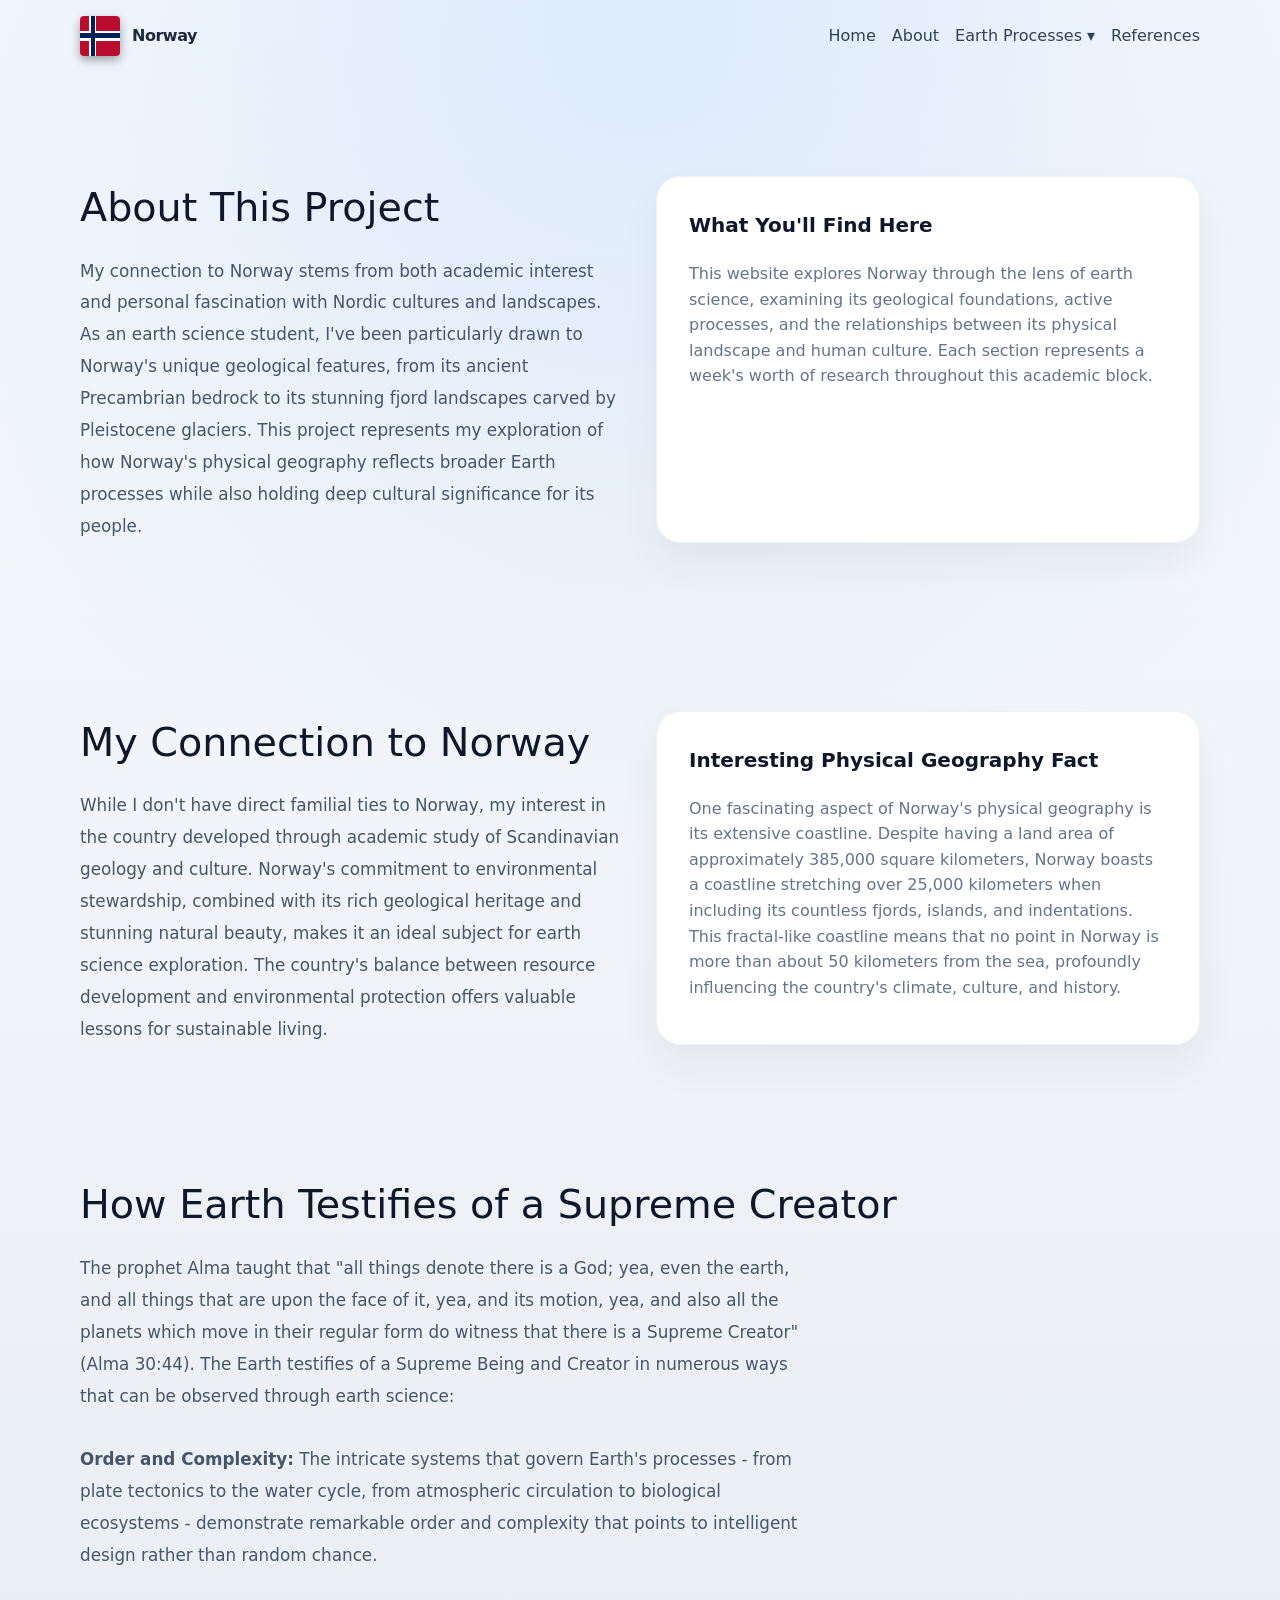
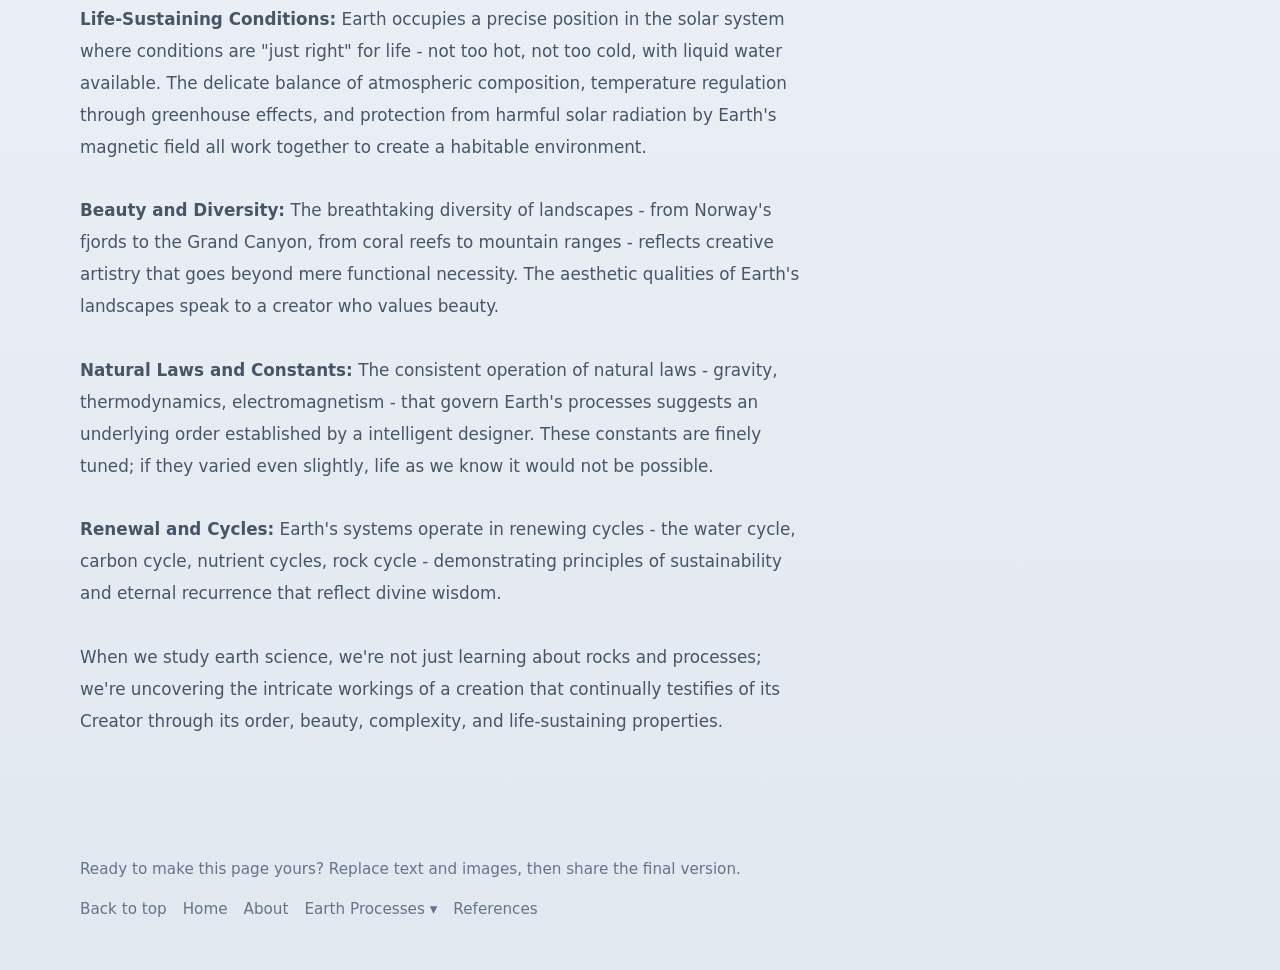
<file: about.html>
<!DOCTYPE html>
<html lang="en">
<head>
  <meta charset="UTF-8" />
  <meta name="viewport" content="width=device-width, initial-scale=1.0" />
  <title>Norway - About | Earth Science Project</title>
  <meta name="description" content="About page for Norway earth science project" />
  <link rel="stylesheet" href="styles.css" />
</head>
<body>
    <header class="header container">
      <a href="index.html" class="brand">
        <div class="flag">
          <div class="slice"></div>
          <div class="slice"></div>
          <div class="slice"></div>
          <div class="slice"></div>
          <div class="slice"></div>
          <div class="slice"></div>
          <div class="slice"></div>
          <div class="slice"></div>
          <div class="slice"></div>
          <div class="slice"></div>
        </div>
        <span>Norway</span>
      </a>
      <nav class="nav-links" aria-label="Primary navigation">
        <a class="nav-link" href="index.html">Home</a>
        <a class="nav-link" href="about.html">About</a>
        <a class="nav-link" href="#" id="earth-processes-link">Earth Processes ▾</a>
        <a class="nav-link" href="references.html">References</a>
      </nav>
    </header>

  <main class="container">
    <section id="about" class="section">
      <div class="grid-2">
        <div>
          <p class="section-title">About This Project</p>
          <p class="section-copy">
            My connection to Norway stems from both academic interest and personal fascination with Nordic cultures and landscapes. As an earth science student, I've been particularly drawn to Norway's unique geological features, from its ancient Precambrian bedrock to its stunning fjord landscapes carved by Pleistocene glaciers. This project represents my exploration of how Norway's physical geography reflects broader Earth processes while also holding deep cultural significance for its people.
          </p>
        </div>
        <div class="info-card">
          <h3>What You'll Find Here</h3>
          <p>This website explores Norway through the lens of earth science, examining its geological foundations, active processes, and the relationships between its physical landscape and human culture. Each section represents a week's worth of research throughout this academic block.</p>
        </div>
      </div>
    </section>

    <section class="section">
      <div class="grid-2">
        <div>
          <p class="section-title">My Connection to Norway</p>
          <p class="section-copy">
            While I don't have direct familial ties to Norway, my interest in the country developed through academic study of Scandinavian geology and culture. Norway's commitment to environmental stewardship, combined with its rich geological heritage and stunning natural beauty, makes it an ideal subject for earth science exploration. The country's balance between resource development and environmental protection offers valuable lessons for sustainable living.
          </p>
        </div>
        <div class="info-card">
          <h3>Interesting Physical Geography Fact</h3>
          <p>One fascinating aspect of Norway's physical geography is its extensive coastline. Despite having a land area of approximately 385,000 square kilometers, Norway boasts a coastline stretching over 25,000 kilometers when including its countless fjords, islands, and indentations. This fractal-like coastline means that no point in Norway is more than about 50 kilometers from the sea, profoundly influencing the country's climate, culture, and history.</p>
        </div>
      </div>
    </section>

    <section class="section">
      <p class="section-title">How Earth Testifies of a Supreme Creator</p>
      <p class="section-copy">
        The prophet Alma taught that "all things denote there is a God; yea, even the earth, and all things that are upon the face of it, yea, and its motion, yea, and also all the planets which move in their regular form do witness that there is a Supreme Creator" (Alma 30:44). The Earth testifies of a Supreme Being and Creator in numerous ways that can be observed through earth science:
        
        <br><br>
        <strong>Order and Complexity:</strong> The intricate systems that govern Earth's processes - from plate tectonics to the water cycle, from atmospheric circulation to biological ecosystems - demonstrate remarkable order and complexity that points to intelligent design rather than random chance.
        
        <br><br>
        <strong>Life-Sustaining Conditions:</strong> Earth occupies a precise position in the solar system where conditions are "just right" for life - not too hot, not too cold, with liquid water available. The delicate balance of atmospheric composition, temperature regulation through greenhouse effects, and protection from harmful solar radiation by Earth's magnetic field all work together to create a habitable environment.
        
        <br><br>
        <strong>Beauty and Diversity:</strong> The breathtaking diversity of landscapes - from Norway's fjords to the Grand Canyon, from coral reefs to mountain ranges - reflects creative artistry that goes beyond mere functional necessity. The aesthetic qualities of Earth's landscapes speak to a creator who values beauty.
        
        <br><br>
        <strong>Natural Laws and Constants:</strong> The consistent operation of natural laws - gravity, thermodynamics, electromagnetism - that govern Earth's processes suggests an underlying order established by a intelligent designer. These constants are finely tuned; if they varied even slightly, life as we know it would not be possible.
        
        <br><br>
        <strong>Renewal and Cycles:</strong> Earth's systems operate in renewing cycles - the water cycle, carbon cycle, nutrient cycles, rock cycle - demonstrating principles of sustainability and eternal recurrence that reflect divine wisdom.
        
        <br><br>
        When we study earth science, we're not just learning about rocks and processes; we're uncovering the intricate workings of a creation that continually testifies of its Creator through its order, beauty, complexity, and life-sustaining properties.
      </p>
    </section>
  </main>

  <footer class="footer container" id="contact">
    <p>Ready to make this page yours? Replace text and images, then share the final version.</p>
    <div class="footer-nav">
      <a href="index.html">Back to top</a>
      <a href="index.html">Home</a>
      <a href="about.html">About</a>
      <a href="#" id="footer-earth-processes">Earth Processes ▾</a>
      <a href="references.html">References</a>
    </div>
  </footer>
  <script src="script.js" defer></script>
</body>
</html>
</file>
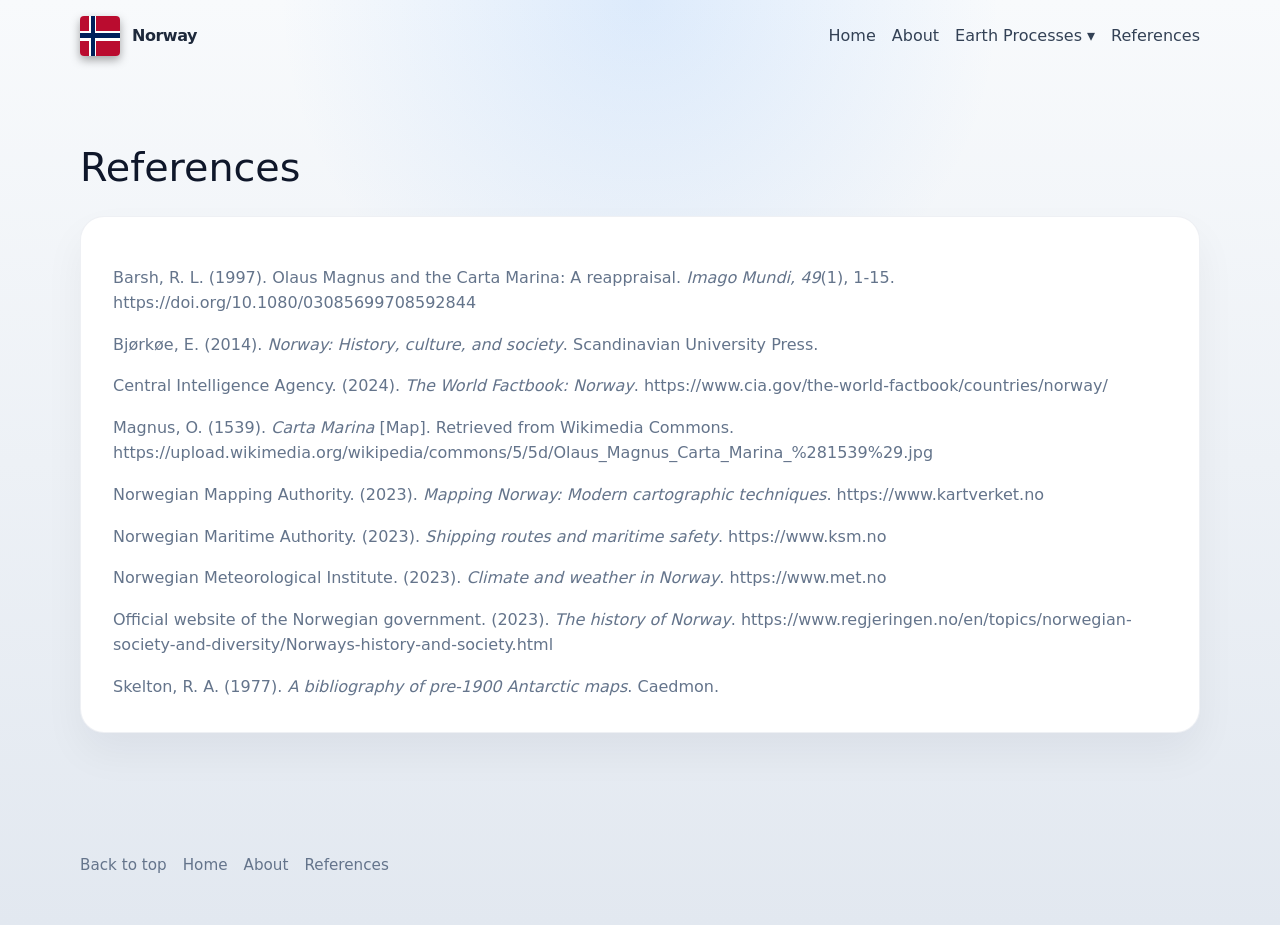
<file: references.html>
<!DOCTYPE html>
<html lang="en">
<head>
  <meta charset="UTF-8" />
  <meta name="viewport" content="width=device-width, initial-scale=1.0" />
  <title>Norway - References | Earth Science Project</title>
  <meta name="description" content="References page for Norway earth science project" />
  <link rel="stylesheet" href="styles.css" />
</head>
<body>
  <header class="header container">
    <a href="index.html" class="brand">
      <div class="flag">
          <div class="slice"></div>
          <div class="slice"></div>
          <div class="slice"></div>
          <div class="slice"></div>
          <div class="slice"></div>
          <div class="slice"></div>
          <div class="slice"></div>
          <div class="slice"></div>
          <div class="slice"></div>
          <div class="slice"></div>
        </div>
      <span>Norway</span>
    </a>
    <nav class="nav-links" aria-label="Primary navigation">
      <a class="nav-link" href="index.html">Home</a>
      <a class="nav-link" href="about.html">About</a>
      <a class="nav-link" href="#" id="earth-processes-link">Earth Processes ▾</a>
      <a class="nav-link" href="references.html">References</a>
    </nav>
  </header>

  <main class="container">
    <section class="section">
      <p class="section-title">References</p>

      <div class="info-card">
        <p>
          Barsh, R. L. (1997). Olaus Magnus and the Carta Marina: A reappraisal. <em>Imago Mundi, 49</em>(1), 1-15. https://doi.org/10.1080/03085699708592844
        </p>
        <p>
          Bjørkøe, E. (2014). <em>Norway: History, culture, and society</em>. Scandinavian University Press.
        </p>
        <p>
          Central Intelligence Agency. (2024). <em>The World Factbook: Norway</em>. https://www.cia.gov/the-world-factbook/countries/norway/
        </p>
        <p>
          Magnus, O. (1539). <em>Carta Marina</em> [Map]. Retrieved from Wikimedia Commons. https://upload.wikimedia.org/wikipedia/commons/5/5d/Olaus_Magnus_Carta_Marina_%281539%29.jpg
        </p>
        <p>
          Norwegian Mapping Authority. (2023). <em>Mapping Norway: Modern cartographic techniques</em>. https://www.kartverket.no
        </p>
        <p>
          Norwegian Maritime Authority. (2023). <em>Shipping routes and maritime safety</em>. https://www.ksm.no
        </p>
        <p>
          Norwegian Meteorological Institute. (2023). <em>Climate and weather in Norway</em>. https://www.met.no
        </p>
        <p>
          Official website of the Norwegian government. (2023). <em>The history of Norway</em>. https://www.regjeringen.no/en/topics/norwegian-society-and-diversity/Norways-history-and-society.html
        </p>
        <p>
          Skelton, R. A. (1977). <em>A bibliography of pre-1900 Antarctic maps</em>. Caedmon.
        </p>
      </div>
    </section>
  </main>

  <footer class="footer container" id="contact">
    <div class="footer-nav">
      <a href="index.html">Back to top</a>
      <a href="index.html">Home</a>
      <a href="about.html">About</a>
      <a href="references.html">References</a>
    </div>
  </footer>
  <script src="script.js" defer></script>
</body>
</html>
</file>
<file: styles.css>
:root {
  color-scheme: light;
  font-family:
    Inter,
    system-ui,
    -apple-system,
    BlinkMacSystemFont,
    "Segoe UI",
    sans-serif;
  font-size: 16px;
  line-height: 1.6;
  color: #0f172a;
  background: #eef2ff;
  accent-color: #2563eb;
}

* {
  box-sizing: border-box;
}

html {
  scroll-behavior: smooth;
}

body {
  margin: 0;
  min-height: 100vh;
  background:
    radial-gradient(circle at top, rgba(96, 165, 250, 0.18), transparent 32%),
    linear-gradient(180deg, #f8fafc 0%, #e2e8f0 100%);
}

img {
  max-width: 100%;
  display: block;
}

a {
  color: inherit;
  text-decoration: none;
}

.container {
  width: min(1120px, 100% - 2rem);
  margin: 0 auto;
}

.header {
  display: flex;
  align-items: center;
  justify-content: space-between;
  padding: 1rem 0;
}

.brand {
  display: inline-flex;
  align-items: center;
  gap: 0.75rem;
  font-weight: 700;
  letter-spacing: -0.03em;
  color: #1e293b;
}

.brand-mark {
  width: 2.1rem;
  height: 2.1rem;
  border-radius: 0.9rem;
  background: linear-gradient(135deg, #2563eb, #8b5cf6);
  display: grid;
  place-items: center;
  color: white;
  font-weight: 900;
  font-size: 0.95rem;
}

.nav-links {
  display: flex;
  gap: 1rem;
  flex-wrap: wrap;
  justify-content: flex-end;
  align-items: center;
}

.nav-link {
  color: #334155;
  font-weight: 500;
}

.nav-link:hover {
  color: #1d4ed8;
}

.button,
.button-secondary {
  border: none;
  border-radius: 999px;
  padding: 0.95rem 1.7rem;
  font-weight: 700;
  cursor: pointer;
  transition:
    transform 0.2s ease,
    box-shadow 0.2s ease,
    background-color 0.2s ease;
}

.button {
  background: #2563eb;
  color: white;
  box-shadow: 0 16px 40px rgba(37, 99, 235, 0.2);
}

.button-secondary {
  background: rgba(255, 255, 255, 0.9);
  color: #334155;
  border: 1px solid rgba(148, 163, 184, 0.35);
}

.button:hover,
.button-secondary:hover {
  transform: translateY(-1px);
}

.hero {
  display: grid;
  grid-template-columns: 1.1fr 0.9fr;
  align-items: center;
  gap: 3rem;
  min-height: calc(100vh - 96px);
  padding: 2rem 0 4rem;
}

.hero-copy {
  max-width: 640px;
}

.eyebrow {
  display: inline-flex;
  align-items: center;
  gap: 0.5rem;
  margin-bottom: 1.5rem;
  font-size: 0.95rem;
  font-weight: 700;
  letter-spacing: 0.08em;
  text-transform: uppercase;
  color: #2563eb;
}

.hero-title {
  margin: 0;
  font-size: clamp(2.85rem, 4vw, 4.5rem);
  line-height: 0.95;
  letter-spacing: -0.06em;
  color: #0f172a;
}

.hero-text {
  margin: 1.5rem 0 2.5rem;
  max-width: 42rem;
  color: #475569;
  font-size: 1.1rem;
}

.hero-actions {
  display: flex;
  flex-wrap: wrap;
  gap: 1rem;
  align-items: center;
}

.hero-visual {
  position: relative;
  padding: 1rem;
  border-radius: 2rem;
  background: linear-gradient(
    180deg,
    rgba(59, 130, 246, 0.14),
    rgba(56, 189, 248, 0.08)
  );
  box-shadow: inset 0 20px 60px rgba(15, 23, 42, 0.04);
}

.hero-image {
  width: 100%;
  border-radius: 1.75rem;
  object-fit: cover;
  aspect-ratio: 4 / 5;
  background: #fff;
}

.feature-list {
  display: grid;
  grid-template-columns: repeat(3, minmax(0, 1fr));
  gap: 1rem;
  margin-top: 2rem;
}

.feature-card {
  padding: 1.4rem;
  border-radius: 1.4rem;
  background: white;
  border: 1px solid rgba(148, 163, 184, 0.16);
  box-shadow: 0 10px 30px rgba(15, 23, 42, 0.04);
}

.feature-card h3 {
  margin: 0 0 0.75rem;
  font-size: 1.05rem;
  color: #0f172a;
}

.feature-card p {
  margin: 0;
  color: #64748b;
  font-size: 0.98rem;
  line-height: 1.65;
}

.feature-image {
  width: 100%;
  height: 200px;
  object-fit: cover;
  border-radius: 0.75rem;
  margin-bottom: 0.75rem;
}

.section {
  padding: 4rem 0;
}

.section-title {
  margin: 0 0 1rem;
  font-size: clamp(2rem, 3.1vw, 3rem);
  color: #0f172a;
}

.section-copy {
  margin: 0;
  max-width: 720px;
  color: #475569;
  font-size: 1.05rem;
  line-height: 1.9;
}

.grid-2 {
  display: grid;
  grid-template-columns: repeat(2, minmax(0, 1fr));
  gap: 2rem;
  margin-top: 2.5rem;
}

.info-card {
  background: #ffffff;
  border-radius: 1.5rem;
  padding: 2rem;
  border: 1px solid rgba(148, 163, 184, 0.16);
  box-shadow: 0 20px 40px rgba(15, 23, 42, 0.05);
}

.info-card h3 {
  margin-top: 0;
  font-size: 1.25rem;
  color: #0f172a;
}

.info-card p {
  margin: 1rem 0 0;
  color: #64748b;
}

.testimonial-grid {
  display: grid;
  grid-template-columns: repeat(3, minmax(0, 1fr));
  gap: 1.5rem;
  margin-top: 2rem;
}

.testimonial {
  background: rgba(59, 130, 246, 0.08);
  padding: 1.75rem;
  border-radius: 1.5rem;
  border: 1px solid rgba(37, 99, 235, 0.15);
}

.testimonial p {
  margin: 0;
  color: #334155;
  font-size: 0.99rem;
  line-height: 1.8;
}

.testimonial-footer {
  margin-top: 1.25rem;
  display: flex;
  align-items: center;
  gap: 0.75rem;
  color: #0f172a;
  font-weight: 700;
}

.testimonial-avatar {
  width: 2.5rem;
  height: 2.5rem;
  border-radius: 999px;
  background: #2563eb;
  color: white;
  display: grid;
  place-items: center;
  font-size: 0.95rem;
}

.cta-block {
  background: linear-gradient(135deg, #2563eb, #8b5cf6);
  color: white;
  border-radius: 2rem;
  padding: 3rem 2.5rem;
  display: grid;
  grid-template-columns: 1.25fr 0.75fr;
  align-items: center;
  gap: 1.5rem;
}

.cta-block h2 {
  margin: 0 0 1rem;
  font-size: clamp(2rem, 3vw, 3rem);
  line-height: 1.05;
}

.cta-block p {
  margin: 0 0 1.8rem;
  max-width: 44rem;
  color: rgba(255, 255, 255, 0.92);
}

.footer {
  padding: 2.5rem 0 3rem;
  color: #64748b;
  font-size: 0.95rem;
}

.footer-nav {
  display: flex;
  gap: 1rem;
  flex-wrap: wrap;
  margin-top: 1rem;
}

@media (max-width: 900px) {
  .hero {
    grid-template-columns: 1fr;
    min-height: auto;
  }

  .grid-2,
  .testimonial-grid,
  .feature-list {
    grid-template-columns: 1fr;
  }

  .cta-block {
    grid-template-columns: 1fr;
    text-align: center;
  }

  .cta-block .button {
    width: fit-content;
    justify-self: center;
  }
}

@media (max-width: 600px) {
  .header {
    flex-direction: column;
    align-items: flex-start;
    gap: 1rem;
  }

  .nav-links {
    justify-content: flex-start;
  }

  .hero {
    gap: 2rem;
  }

  .hero-visual {
    padding: 0.75rem;
  }

  .hero-copy {
    padding-top: 1rem;
  }

  .button,
  .button-secondary {
    width: 100%;
    text-align: center;
  }
}

/* Dropdown menu styles */
.dropdown-menu {
  position: absolute;
  top: 100%;
  left: 0;
  background: white;
  border-radius: 0.5rem;
  box-shadow: 0 10px 30px rgba(15, 23, 42, 0.1);
  border: 1px solid rgba(148, 163, 184, 0.16);
  display: none;
  z-index: 1000;
  min-width: 200px;
  margin-top: 0.5rem;
  padding: 0.5rem 0;
}

.dropdown-item {
  display: block;
  padding: 0.75rem 1.5rem;
  color: #334155;
  font-weight: 500;
}

.dropdown-item:hover {
  background: rgba(37, 99, 235, 0.08);
  color: #1d4ed8;
}

/* Carousel styles */
.carousel-section {
  padding: 3rem 0;
}

.carousel-wrapper {
  position: relative;
  max-width: 900px;
  margin: 0 auto;
  overflow: hidden;
  border-radius: 1rem;
  box-shadow: 0 10px 30px rgba(15, 23, 42, 0.1);
}

.carousel-track {
  display: flex;
  transition: transform 0.5s ease-in-out;
}

.carousel-slide {
  min-width: 100%;
  background: white;
  border-radius: 1rem;
  overflow: hidden;
}

.video-container {
  position: relative;
  width: 100%;
  max-width: 800px;
  margin: 0 auto;
  padding-bottom: 56.25%;
  height: 0;
}

.video-container iframe {
  position: absolute;
  top: 0;
  left: 0;
  width: 100%;
  height: 100%;
}

.carousel-slide img {
  width: 100%;
  height: 400px;
  object-fit: cover;
  display: block;
}

.carousel-slide-content {
  padding: 1.5rem 2rem;
}

.carousel-slide-content h3 {
  margin: 0 0 0.5rem;
  font-size: 1.25rem;
  color: #0f172a;
}

.carousel-slide-content p {
  margin: 0;
  color: #475569;
  font-size: 0.95rem;
  line-height: 1.6;
}

.carousel-btn {
  position: absolute;
  top: 50%;
  transform: translateY(-50%);
  background: white;
  border: none;
  border-radius: 50%;
  width: 2.5rem;
  height: 2.5rem;
  font-size: 1.25rem;
  cursor: pointer;
  box-shadow: 0 4px 12px rgba(0, 0, 0, 0.15);
  display: flex;
  align-items: center;
  justify-content: center;
  transition:
    transform 0.2s ease,
    box-shadow 0.2s ease;
  z-index: 10;
}

.carousel-btn:hover {
  transform: translateY(-50%) scale(1.1);
  box-shadow: 0 6px 20px rgba(0, 0, 0, 0.2);
}

.carousel-btn.prev {
  left: 1rem;
}

.carousel-btn.next {
  right: 1rem;
}

.carousel-dots {
  display: flex;
  justify-content: center;
  gap: 0.5rem;
  margin-top: 1rem;
}

.carousel-dot {
  width: 0.75rem;
  height: 0.75rem;
  border-radius: 50%;
  border: none;
  background: #cbd5e1;
  cursor: pointer;
  transition: background 0.3s ease;
}

.carousel-dot.active {
  background: #2563eb;
}

/* Q&A Cards section */
.qa-section {
  padding: 3rem 0;
}

.qa-section h2 {
  font-size: clamp(1.8rem, 3vw, 2.5rem);
  color: #0f172a;
  margin: 0 0 2rem;
  text-align: center;
}

.qa-grid {
  display: grid;
  grid-template-columns: repeat(2, 1fr);
  gap: 1.5rem;
}

.qa-card {
  background: white;
  border-radius: 1rem;
  padding: 1.75rem;
  border: 1px solid rgba(148, 163, 184, 0.16);
  box-shadow: 0 4px 16px rgba(15, 23, 42, 0.06);
  transition:
    transform 0.3s ease,
    box-shadow 0.3s ease;
}

.qa-card:hover {
  transform: translateY(-4px);
  box-shadow: 0 8px 24px rgba(15, 23, 42, 0.12);
}

.qa-card-icon {
  font-size: 1.75rem;
  margin-bottom: 0.75rem;
}

.qa-card h4 {
  margin: 0 0 0.5rem;
  font-size: 1.05rem;
  color: #0f172a;
}

.qa-card p {
  margin: 0;
  color: #475569;
  font-size: 0.93rem;
  line-height: 1.6;
}

@media (max-width: 768px) {
  .carousel-slide img {
    height: 250px;
  }

  .carousel-slide-content {
    padding: 1rem 1.25rem;
  }

  .qa-grid {
    grid-template-columns: 1fr;
  }

  .carousel-btn {
    width: 2rem;
    height: 2rem;
    font-size: 1rem;
  }

  .carousel-btn.prev {
    left: 0.5rem;
  }

  .carousel-btn.next {
    right: 0.5rem;
  }
}

@media (max-width: 600px) {
  .carousel-slide img {
    height: 200px;
  }
}

.carousel-image {
  width: 100%;
  height: 400px;
  object-fit: cover;
  border-radius: 12px;
  display: block;
}
/* Flag */
.flag {
  width: 40px;
  height: 40px;
  display: flex;
  overflow: hidden;
  border-radius: 4px;
  box-shadow: 0 4px 10px rgba(0, 0, 0, 0.35);
}

/* SEGMENTOS */
.slice {
  flex: 1;
  height: 100%;

  background-image:

    /* cruz azul vertical */
    linear-gradient(
      90deg,
      transparent 27.27%,
      #00205b 27.27%,
      #00205b 36.36%,
      transparent 36.36%
    ),
    /* cruz azul horizontal */
    linear-gradient(
        180deg,
        transparent 43.75%,
        #00205b 43.75%,
        #00205b 56.25%,
        transparent 56.25%
      ),
    /* cruz blanca vertical */
    linear-gradient(
        90deg,
        transparent 22.72%,
        #ffffff 22.72%,
        #ffffff 40.9%,
        transparent 40.9%
      ),
    /* cruz blanca horizontal */
    linear-gradient(
        180deg,
        transparent 37.5%,
        #ffffff 37.5%,
        #ffffff 62.5%,
        transparent 62.5%
      ),
    /* fondo rojo */ linear-gradient(#ba0c2f, #ba0c2f);

  background-size: 40px 40px;
  background-repeat: no-repeat;

  animation: wave 1.4s ease-in-out infinite;
}

/* ONDA */
@keyframes wave {
  0% {
    transform: translateY(-2px);
    filter: brightness(1.1);
  }

  100% {
    transform: translateY(2px);
    filter: brightness(0.78);
  }
}

/* 10 columnas */
.slice:nth-child(1) {
  background-position: calc(-40px / 10 * 0) 0;
  animation-delay: 0s;
}
.slice:nth-child(2) {
  background-position: calc(-40px / 10 * 1) 0;
  animation-delay: 0.05s;
}
.slice:nth-child(3) {
  background-position: calc(-40px / 10 * 2) 0;
  animation-delay: 0.1s;
}
.slice:nth-child(4) {
  background-position: calc(-40px / 10 * 3) 0;
  animation-delay: 0.15s;
}
.slice:nth-child(5) {
  background-position: calc(-40px / 10 * 4) 0;
  animation-delay: 0.2s;
}
.slice:nth-child(6) {
  background-position: calc(-40px / 10 * 5) 0;
  animation-delay: 0.25s;
}
.slice:nth-child(7) {
  background-position: calc(-40px / 10 * 6) 0;
  animation-delay: 0.3s;
}
.slice:nth-child(8) {
  background-position: calc(-40px / 10 * 7) 0;
  animation-delay: 0.35s;
}
.slice:nth-child(9) {
  background-position: calc(-40px / 10 * 8) 0;
  animation-delay: 0.4s;
}
.slice:nth-child(10) {
  background-position: calc(-40px / 10 * 9) 0;
  animation-delay: 0.45s;
}
</file>
